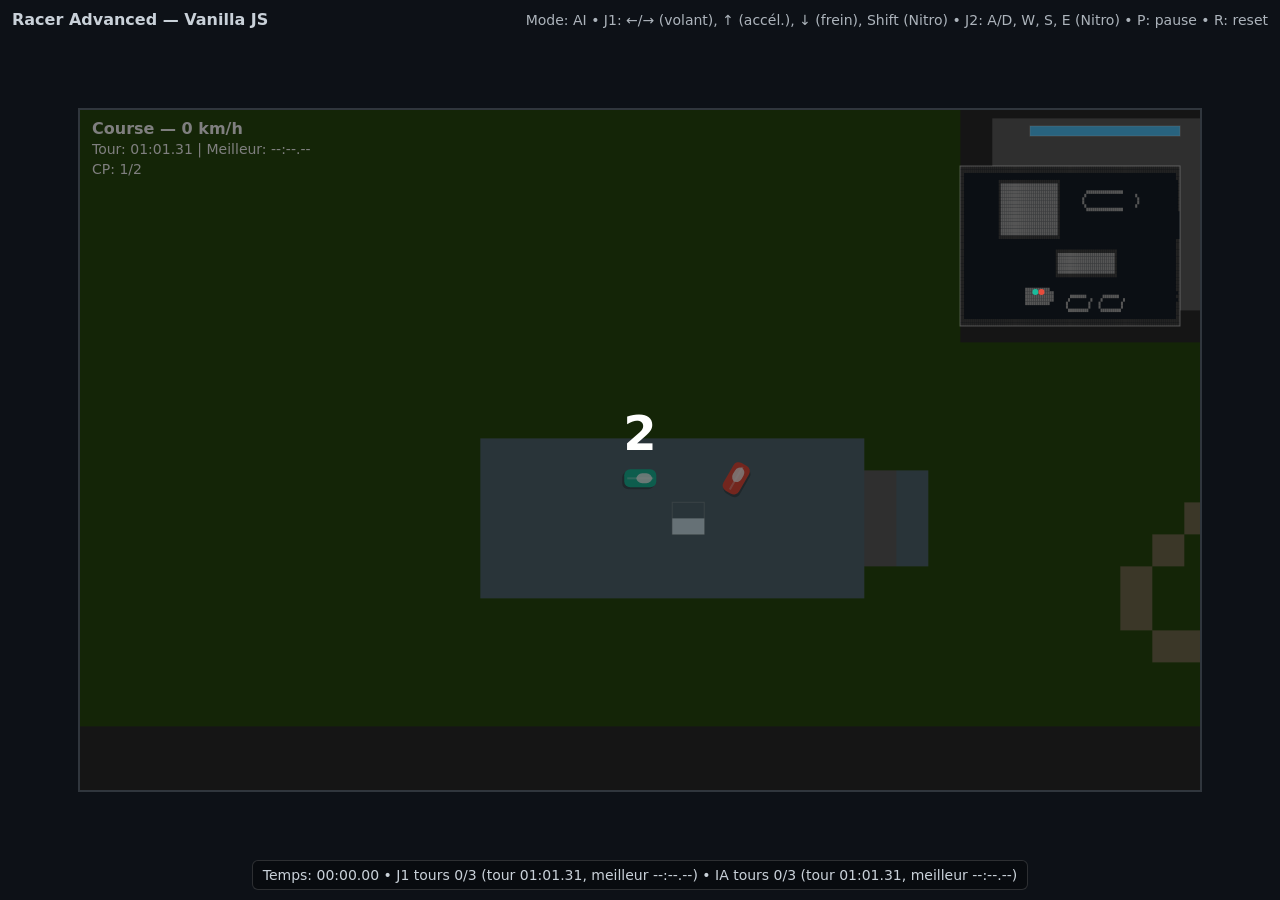
<file: Lab JS - Test Circuit ++/index.html>
<!DOCTYPE html>
<html lang="fr">
<head>
  <meta charset="UTF-8"/>
  <meta name="viewport" content="width=device-width, initial-scale=1"/>
  <title>Racer Advanced — Vanilla JS</title>
  <link rel="stylesheet" href="style.css">
</head>
<body>
  <div class="ui top">
    <div class="title">Racer Advanced — Vanilla JS</div>
    <div class="help">
      Mode: <span id="mode"></span> • J1: ←/→ (volant), ↑ (accél.), ↓ (frein), Shift (Nitro) • J2: A/D, W, S, E (Nitro) • P: pause • R: reset
    </div>
  </div>

  <canvas id="game" width="1120" height="680"></canvas>

  <div class="ui bottom">
    <div id="status"></div>
  </div>

  <script src="main.js"></script>
</body>
</html>
</file>
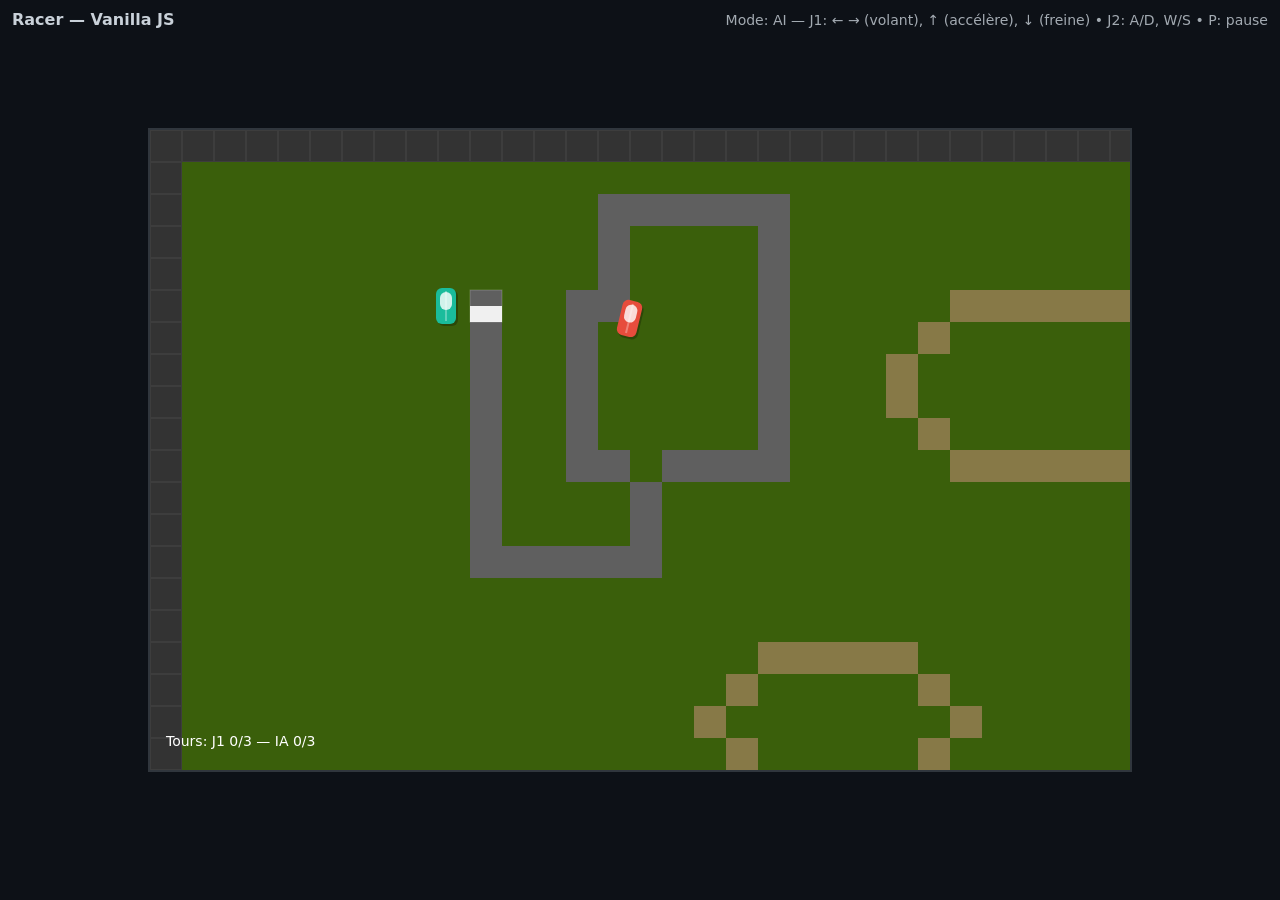
<file: Lab JS - Test Circuit/index.html>
<!DOCTYPE html>
<html lang="fr">
<head>
  <meta charset="UTF-8"/>
  <meta name="viewport" content="width=device-width, initial-scale=1"/>
  <title>Racer Vanilla JS</title>
  <link rel="stylesheet" href="style.css">
</head>
<body>
  <div class="ui">
    <div class="title">Racer — Vanilla JS</div>
    <div class="help">
      Mode: <span id="mode"></span> — 
      J1: ← → (volant), ↑ (accélère), ↓ (freine) • J2: A/D, W/S  • P: pause
    </div>
  </div>
  <canvas id="game" width="980" height="640"></canvas>
  <script src="main.js"></script>
</body>
</html>
</file>
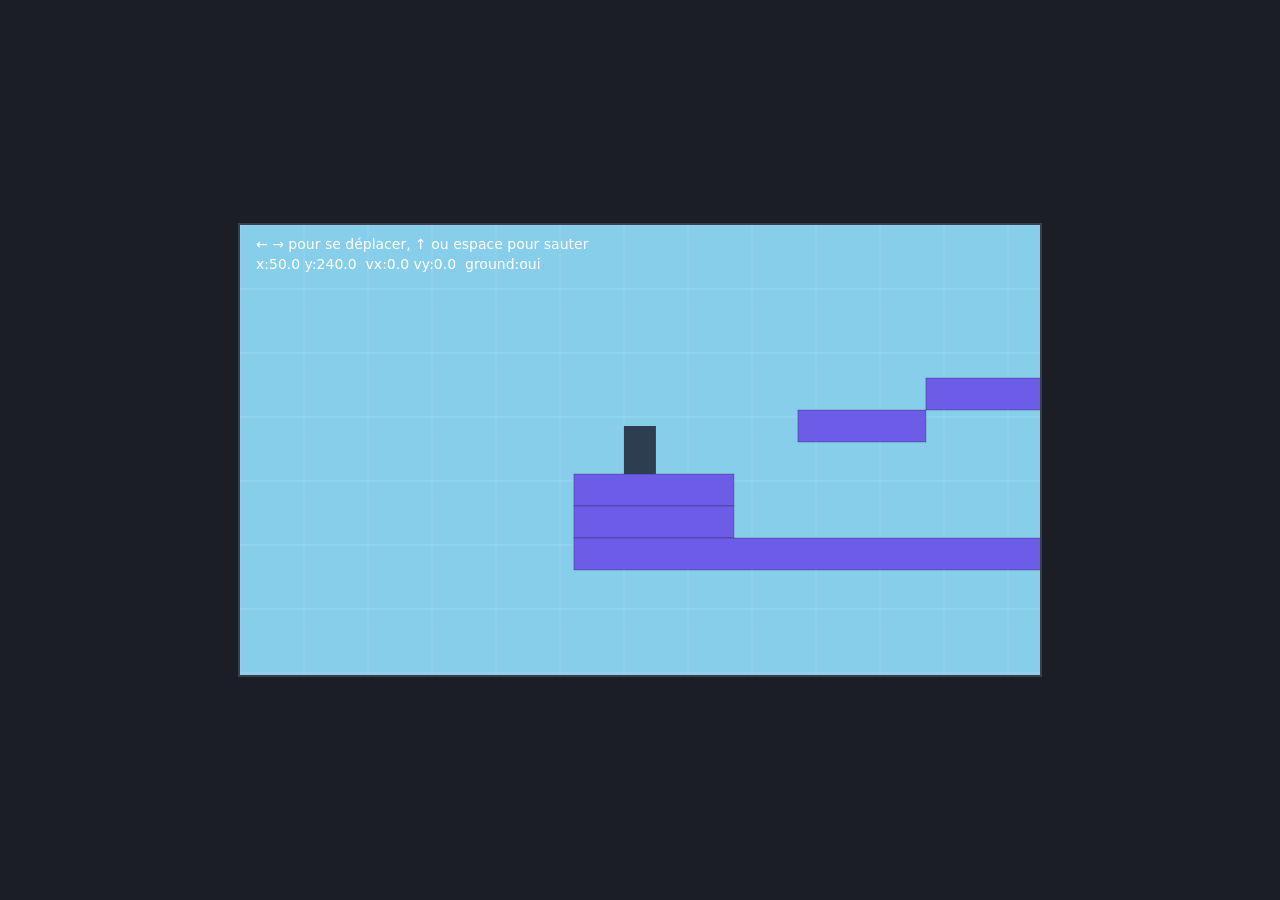
<file: Lab JS-Test Game Copilot/index.html>
<!DOCTYPE html>
<html lang="en">
<head>
    <meta charset="UTF-8">
    <meta name="viewport" content="width=device-width, initial-scale=1.0">
    <title>Game</title>
    <link rel="stylesheet" href="style.css">
</head>
<body>
    <canvas id="game"></canvas>

    <script src="main.js"></script>
</body>
</html>
</file>
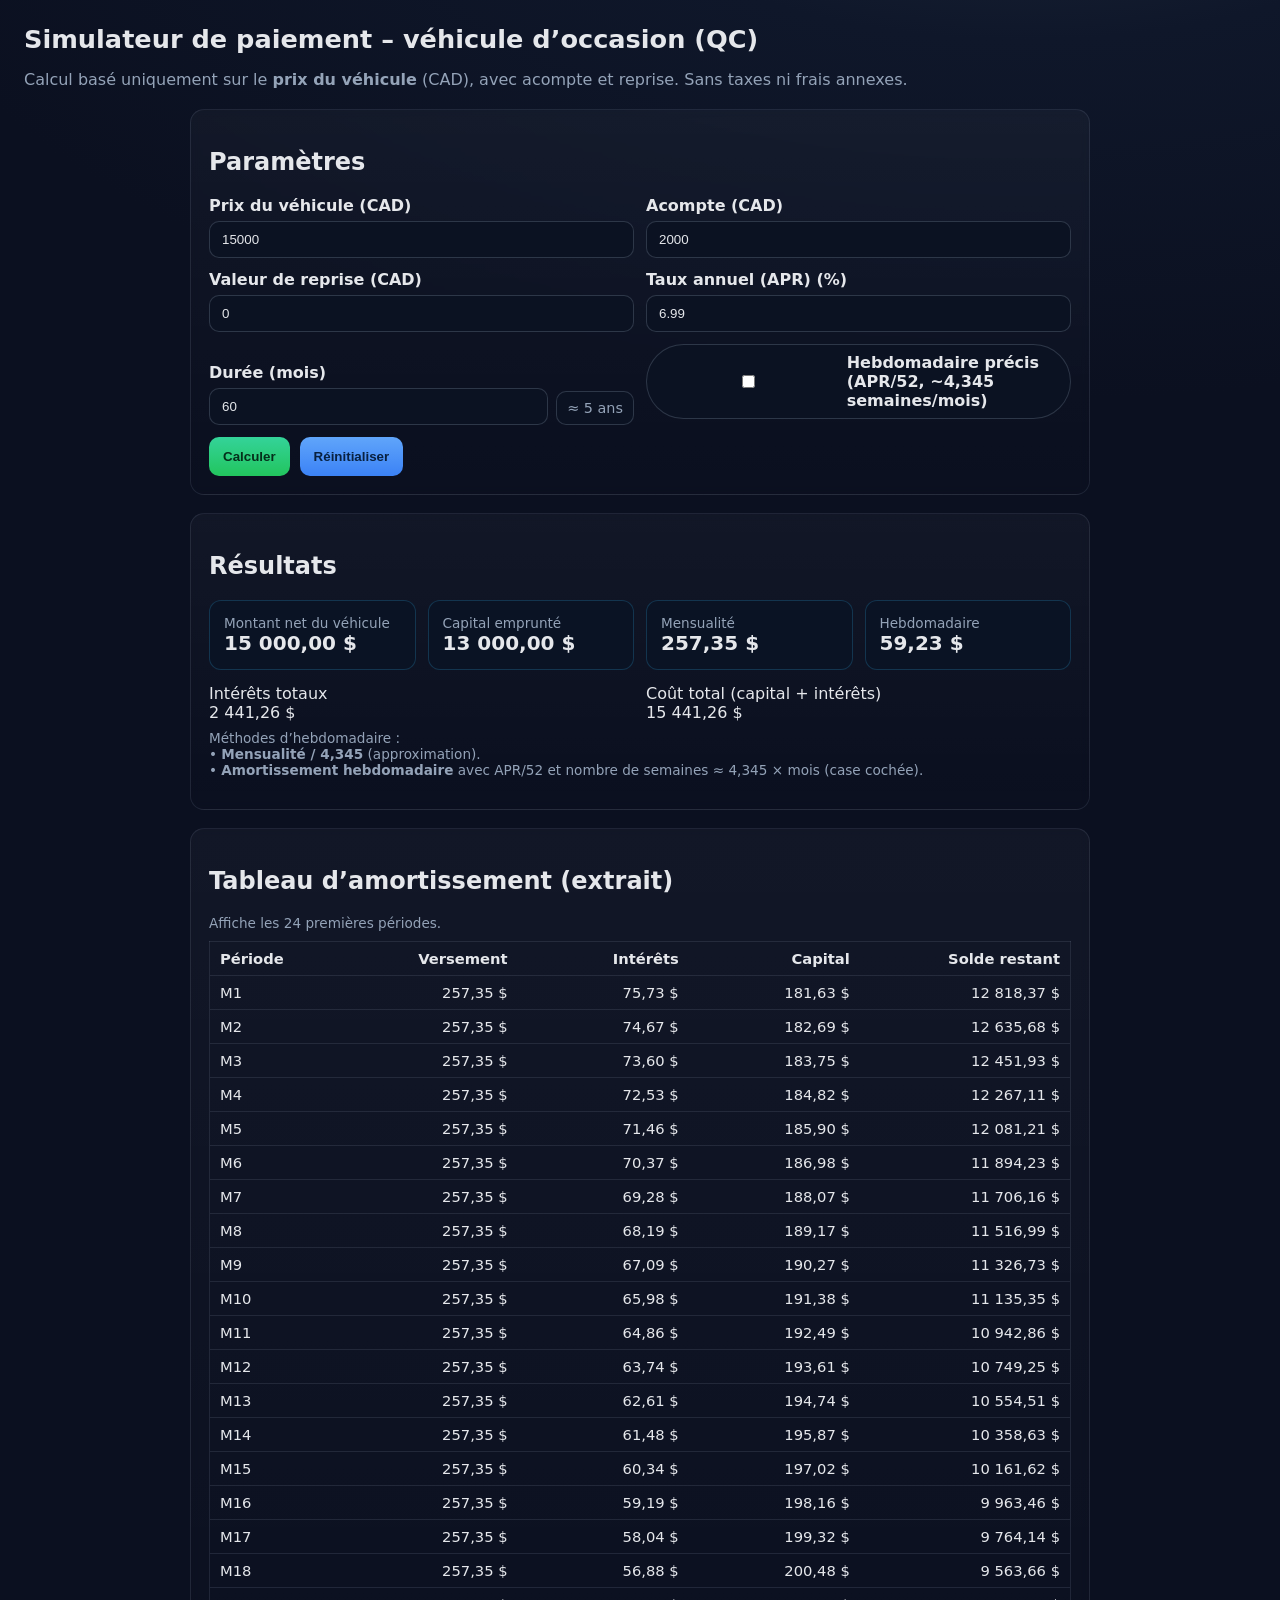
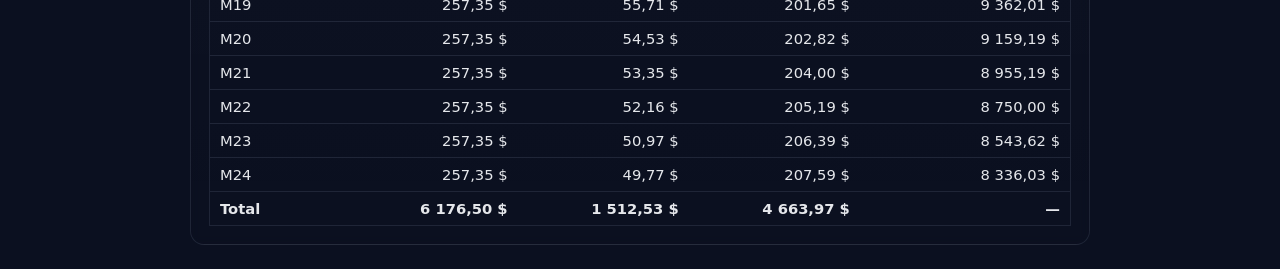
<file: Simulateur Paiements Auto/index.html>
<!DOCTYPE html>
<html lang="fr-CA">
<head>
  <meta charset="UTF-8" />
  <meta name="viewport" content="width=device-width, initial-scale=1" />
  <title>Simulateur de paiement – véhicule d’occasion (Québec)</title>
  <style>
    :root{
      --bg:#0f172a;
      --card:#111827;
      --text:#e5e7eb;
      --muted:#94a3b8;
      --primary:#22c55e;
      --accent:#38bdf8;
      --danger:#ef4444;
    }
    *{box-sizing:border-box}
    body{
      margin:0; padding:24px;
      font-family: system-ui, -apple-system, Segoe UI, Roboto, Ubuntu, "Helvetica Neue", Arial;
      background: radial-gradient(1200px 600px at 80% -200px, #1e293b 0%, var(--bg) 40%, #0b1020 100%);
      color:var(--text);
    }
    h1{font-size:1.6rem; margin:0 0 12px}
    .sub{color:var(--muted); margin-bottom:20px}
    .container{display:grid; gap:18px; grid-template-columns: 1fr; max-width:900px; margin:auto;}
    .card{
      background:linear-gradient(180deg, rgba(255,255,255,0.03), rgba(255,255,255,0.00));
      border:1px solid rgba(148,163,184,0.15);
      border-radius:14px; padding:18px;
      backdrop-filter: blur(4px);
    }
    .grid{ display:grid; gap:12px }
    @media(min-width:700px){ .grid.cols-2{ grid-template-columns: 1fr 1fr } }
    label{ display:block; font-weight:600; margin-bottom:6px }
    input{
      width:100%; padding:10px 12px; border-radius:10px; border:1px solid rgba(148,163,184,0.25);
      background:#0b1222; color:var(--text);
    }
    .row{ display:flex; gap:10px; align-items:center; flex-wrap:wrap; margin-top:12px }
    .btn{
      appearance:none; border:0; border-radius:10px; padding:12px 14px; color:#052e1b;
      background:linear-gradient(180deg, #34d399, #22c55e); font-weight:700; cursor:pointer;
    }
    .btn.secondary{ background:linear-gradient(180deg, #60a5fa, #3b82f6); color:#082140 }
    .error{ color:var(--danger); font-weight:600; margin-top:8px; display:none }
    .kpi{
      display:grid; grid-template-columns: repeat(2, 1fr); gap:12px;
    }
    @media(min-width:700px){ .kpi{ grid-template-columns: repeat(4, 1fr) } }
    .kpi .item{ background:#0a1324; border:1px solid rgba(56,189,248,0.2); padding:14px; border-radius:12px; }
    .kpi .label{ color:var(--muted); font-size:0.85rem }
    .kpi .value{ font-size:1.25rem; font-weight:700 }
    table{
      width:100%; border-collapse: collapse; margin-top:10px; font-size:0.92rem;
      border:1px solid rgba(148,163,184,0.15);
    }
    th, td{ padding:8px 10px; text-align:right; border-bottom:1px solid rgba(148,163,184,0.15) }
    th:first-child, td:first-child{ text-align:left }
    tfoot td{ font-weight:700 }
    .switch{
      display:inline-flex; align-items:center; gap:8px; padding:8px 10px; border:1px solid rgba(148,163,184,0.25);
      border-radius:999px; background:#0b1222; color:var(--text);
    }
    .footnote{ color:var(--muted); font-size:0.85rem; margin-top:8px }

    /* Ajout : petite étiquette pour les années à côté des mois */
    .inline-field{
      display:flex; align-items:flex-end; gap:8px;
    }
    .suffix{
      white-space:nowrap;
      color:var(--muted);
      font-size:0.9rem;
      padding:8px 10px;
      border:1px solid rgba(148,163,184,0.25);
      border-radius:10px;
      background:#0b1222;
    }
  </style>
</head>
<body>
  <header>
    <h1>Simulateur de paiement – véhicule d’occasion (QC)</h1>
    <p class="sub">Calcul basé uniquement sur le <strong>prix du véhicule</strong> (CAD), avec acompte et reprise. Sans taxes ni frais annexes.</p>
  </header>

  <div class="container">
    <!-- Formulaire -->
    <section class="card">
      <h2>Paramètres</h2>
      <div class="grid cols-2">
        <div>
          <label for="price">Prix du véhicule (CAD)</label>
          <input id="price" type="number" placeholder="ex. 15000" inputmode="decimal" value="15000" min="0" step="0.01">
        </div>
        <div>
          <label for="down">Acompte (CAD)</label>
          <input id="down" type="number" placeholder="ex. 2000" inputmode="decimal" value="2000" min="0" step="0.01">
        </div>

        <div>
          <label for="trade">Valeur de reprise (CAD)</label>
          <input id="trade" type="number" placeholder="ex. 0" inputmode="decimal" value="0" min="0" step="0.01">
        </div>
        <div>
          <label for="apr">Taux annuel (APR) (%)</label>
          <input id="apr" type="number" placeholder="ex. 6.99" inputmode="decimal" value="6.99" min="0" step="0.01">
        </div>

        <!-- Champ Durée avec correspondance en années -->
        <div class="inline-field">
          <div style="flex:1">
            <label for="months">Durée (mois)</label>
            <input id="months" type="number" placeholder="ex. 60" inputmode="numeric" value="60" min="1" step="1">
          </div>
          <div id="yearsSuffix" class="suffix">≈ 5,0 ans</div>
        </div>

        <div>
          <label class="switch">
            <input id="useWeeklyAmort" type="checkbox" />
            <span>Hebdomadaire précis (APR/52, ~4,345 semaines/mois)</span>
          </label>
        </div>
      </div>

      <div class="row">
        <button class="btn" id="calcBtn">Calculer</button>
        <button class="btn secondary" id="resetBtn">Réinitialiser</button>
      </div>
      <div id="error" class="error">Veuillez vérifier les valeurs (aucun montant négatif, durée ≥ 1).</div>
    </section>

    <!-- Résultats -->
    <section class="card">
      <h2>Résultats</h2>
      <div class="kpi">
        <div class="item">
          <div class="label">Montant net du véhicule</div>
          <div class="value" id="vehicleNet">—</div>
        </div>
        <div class="item">
          <div class="label">Capital emprunté</div>
          <div class="value" id="principal">—</div>
        </div>
        <div class="item">
          <div class="label">Mensualité</div>
          <div class="value" id="monthly">—</div>
        </div>
        <div class="item">
          <div class="label">Hebdomadaire</div>
          <div class="value" id="weekly">—</div>
        </div>
      </div>

      <div style="margin-top:14px" class="grid cols-2">
        <div>
          <div class="label">Intérêts totaux</div>
          <div class="value" id="totalInterest">—</div>
        </div>
        <div>
          <div class="label">Coût total (capital + intérêts)</div>
          <div class="value" id="totalCost">—</div>
        </div>
      </div>

      <p class="footnote">
        Méthodes d’hebdomadaire :
        <br>• <strong>Mensualité / 4,345</strong> (approximation).
        <br>• <strong>Amortissement hebdomadaire</strong> avec APR/52 et nombre de semaines ≈ 4,345 × mois (case cochée).
      </p>
    </section>

    <!-- Amortissement -->
    <section class="card">
      <h2>Tableau d’amortissement (extrait)</h2>
      <div class="footnote">Affiche les 24 premières périodes.</div>
      <table id="schedule">
        <thead>
          <tr>
            <th>Période</th>
            <th>Versement</th>
            <th>Intérêts</th>
            <th>Capital</th>
            <th>Solde restant</th>
          </tr>
        </thead>
        <tbody></tbody>
        <tfoot>
          <tr>
            <td>Total</td>
            <td id="sumPayment">—</td>
            <td id="sumInterest">—</td>
            <td id="sumPrincipal">—</td>
            <td>—</td>
          </tr>
        </tfoot>
      </table>
    </section>
  </div>

  <script>
    // Format en dollars canadiens (fr-CA)
    const fmt = (n) => isFinite(n) ? n.toLocaleString('fr-CA', { style: 'currency', currency: 'CAD' }) : '—';
    const safeNum = (v) => {
      const n = Number(v);
      return isFinite(n) ? n : NaN;
    };

    // Met à jour la correspondance mois -> années dans l'étiquette à côté
    function updateYearsSuffix() {
      const months = safeNum(document.getElementById('months').value);
      const el = document.getElementById('yearsSuffix');
      if (isNaN(months) || months <= 0) {
        el.textContent = '—';
        return;
      }
      const years = months / 12;
      // Affichage avec une décimale (ex. 5,0 ans) en locale fr-CA
      el.textContent = `≈ ${years.toLocaleString('fr-CA', { maximumFractionDigits: 1 })} ans`;
    }

    function calc() {
      const price = safeNum(document.getElementById('price').value);
      const down = safeNum(document.getElementById('down').value);
      const trade = safeNum(document.getElementById('trade').value);
      const apr = safeNum(document.getElementById('apr').value) / 100;
      const months = safeNum(document.getElementById('months').value);
      const weeklyMode = document.getElementById('useWeeklyAmort').checked;

      const errorEl = document.getElementById('error');
      errorEl.style.display = 'none';

      // Validation basique
      if ([price, down, trade, apr, months].some(v => isNaN(v) || v < 0) || months < 1) {
        errorEl.style.display = 'block';
        updateYearsSuffix(); // garde l'étiquette en cohérence
        return;
      }

      // Montant net du véhicule (sans taxes/frais)
      const vehicleNet = Math.max(price - trade, 0);

      // Capital à financer après acompte
      let principal = Math.max(vehicleNet - down, 0);

      // Si taux 0 % : paiement = principal / mois
      let monthlyPayment, totalInterest, totalCost;
      if (apr === 0) {
        monthlyPayment = months > 0 ? principal / months : principal;
        totalInterest = 0;
        totalCost = principal;
      } else {
        const i_m = apr / 12; // taux mensuel
        monthlyPayment = principal * i_m / (1 - Math.pow(1 + i_m, -months));
        totalCost = monthlyPayment * months;
        totalInterest = totalCost - principal;
      }

      // Paiement hebdomadaire
      const weeklyPaymentSimple = monthlyPayment / 4.345; // moyenne de semaines/mois
      let weeklyPaymentAmort, weeksCount;
      if (apr === 0) {
        weeksCount = Math.round(months * 4.345);
        weeklyPaymentAmort = weeksCount > 0 ? principal / weeksCount : principal;
      } else {
        const i_w = apr / 52;
        weeksCount = Math.round(months * 4.345);
        weeklyPaymentAmort = principal * i_w / (1 - Math.pow(1 + i_w, -weeksCount));
      }
      const weeklyToShow = weeklyMode ? weeklyPaymentAmort : weeklyPaymentSimple;

      // Mise à jour des KPI
      document.getElementById('vehicleNet').textContent = fmt(vehicleNet);
      document.getElementById('principal').textContent = fmt(principal);
      document.getElementById('monthly').textContent = fmt(monthlyPayment);
      document.getElementById('weekly').textContent = fmt(weeklyToShow);
      document.getElementById('totalInterest').textContent = fmt(totalInterest);
      document.getElementById('totalCost').textContent = fmt(principal + totalInterest);

      // Tableau d’amortissement – 24 lignes
      const tbody = document.querySelector('#schedule tbody');
      tbody.innerHTML = '';
      let sumPay = 0, sumInt = 0, sumPrin = 0;

      const periodsToShow = 24;
      if (!weeklyMode) {
        // Amortissement mensuel
        let balance = principal;
        const i_m = apr / 12;
        for (let p = 1; p <= Math.min(months, periodsToShow); p++) {
          const interest = apr === 0 ? 0 : balance * i_m;
          const principalPart = monthlyPayment - interest;
          balance = Math.max(balance - principalPart, 0);

          const tr = document.createElement('tr');
          tr.innerHTML = `
            <td>M${p}</td>
            <td>${fmt(monthlyPayment)}</td>
            <td>${fmt(interest)}</td>
            <td>${fmt(principalPart)}</td>
            <td>${fmt(balance)}</td>
          `;
          tbody.appendChild(tr);
          sumPay += monthlyPayment; sumInt += interest; sumPrin += principalPart;
        }
      } else {
        // Amortissement hebdomadaire
        let balance = principal;
        const i_w = apr / 52;
        const pay = weeklyPaymentAmort;
        const maxRows = Math.min(weeksCount, periodsToShow);
        for (let p = 1; p <= maxRows; p++) {
          const interest = apr === 0 ? 0 : balance * i_w;
          const principalPart = pay - interest;
          balance = Math.max(balance - principalPart, 0);

          const tr = document.createElement('tr');
          tr.innerHTML = `
            <td>W${p}</td>
            <td>${fmt(pay)}</td>
            <td>${fmt(interest)}</td>
            <td>${fmt(principalPart)}</td>
            <td>${fmt(balance)}</td>
          `;
          tbody.appendChild(tr);
          sumPay += pay; sumInt += interest; sumPrin += principalPart;
        }
      }
      document.getElementById('sumPayment').textContent = fmt(sumPay);
      document.getElementById('sumInterest').textContent = fmt(sumInt);
      document.getElementById('sumPrincipal').textContent = fmt(sumPrin);

      // Mettre à jour l'étiquette années
      updateYearsSuffix();
    }

    // Événements
    document.getElementById('calcBtn').addEventListener('click', calc);
    document.getElementById('resetBtn').addEventListener('click', () => {
      document.getElementById('price').value = 15000;
      document.getElementById('down').value = 2000;
      document.getElementById('trade').value = 0;
      document.getElementById('apr').value = 6.99;
      document.getElementById('months').value = 60;
      document.getElementById('useWeeklyAmort').checked = false;
      document.getElementById('error').style.display = 'none';
      updateYearsSuffix();
      calc();
    });

    // Mise à jour en temps réel quand l'utilisateur tape dans "mois"
    document.getElementById('months').addEventListener('input', updateYearsSuffix);

    // Calcul & étiquette initiale
    updateYearsSuffix();
    calc();
  </script>
</body>
</html>
</file>
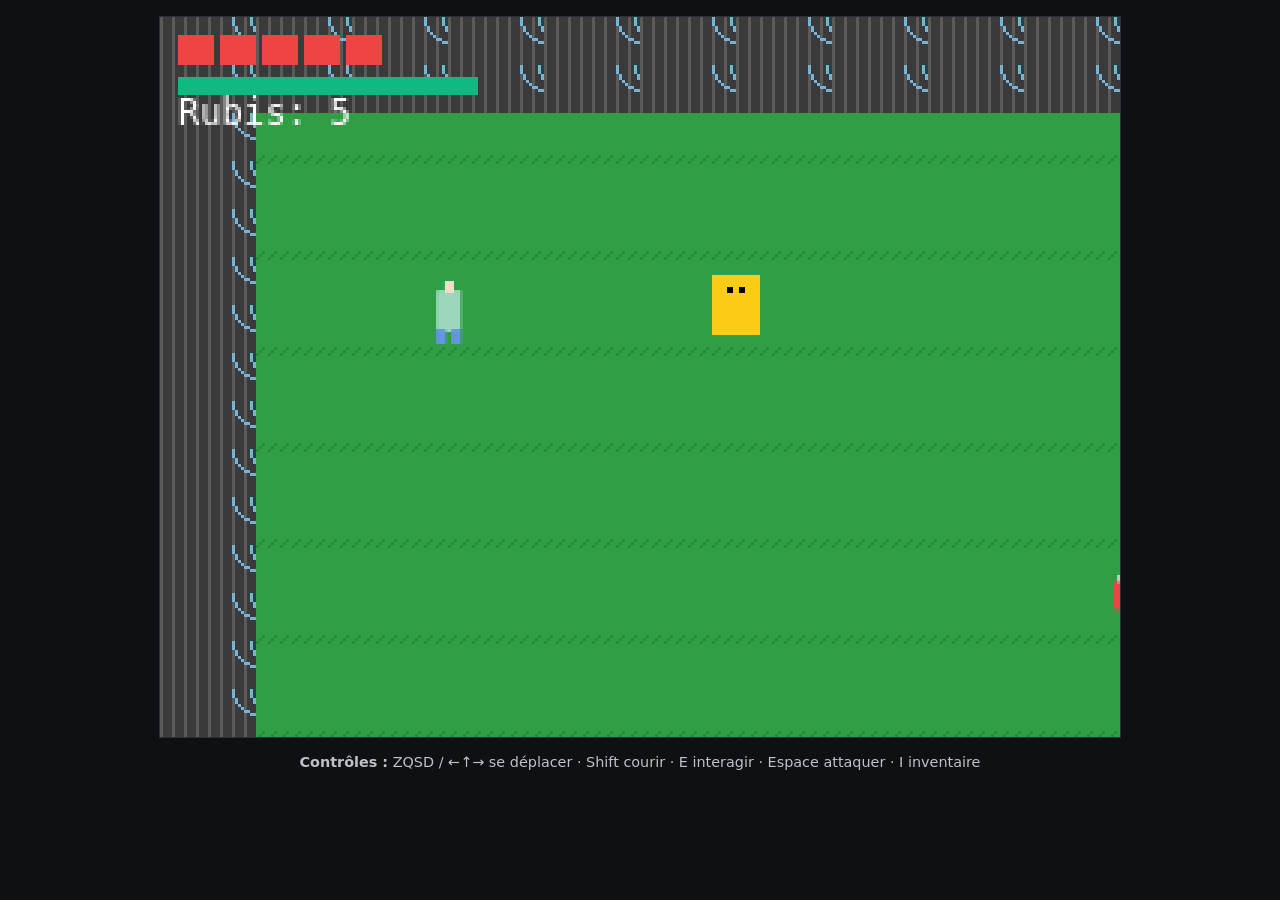
<file: Lab JS - Zelda like/zelda-like-32px/index.html>
<!doctype html>
<html lang="fr">
<head>
  <meta charset="utf-8" />
  <title>Zelda-like (JS ES Modules, 32px)</title>
  <meta name="viewport" content="width=device-width, initial-scale=1" />
  <link rel="stylesheet" href="./styles.css" />
</head>
<body>
  <div id="ui">
    <div id="preload">
      <div id="bar"></div>
      <span id="pct">0%</span>
    </div>
    <canvas id="game" width="320" height="240"></canvas>
  </div>
  <div id="help">
    <b>Contrôles :</b> ZQSD / ←↑→ se déplacer · Shift courir · E interagir · Espace attaquer · I inventaire
  </div>
  <script type="module" src="./src/main.js"></script>
</body>
</html>
</file>
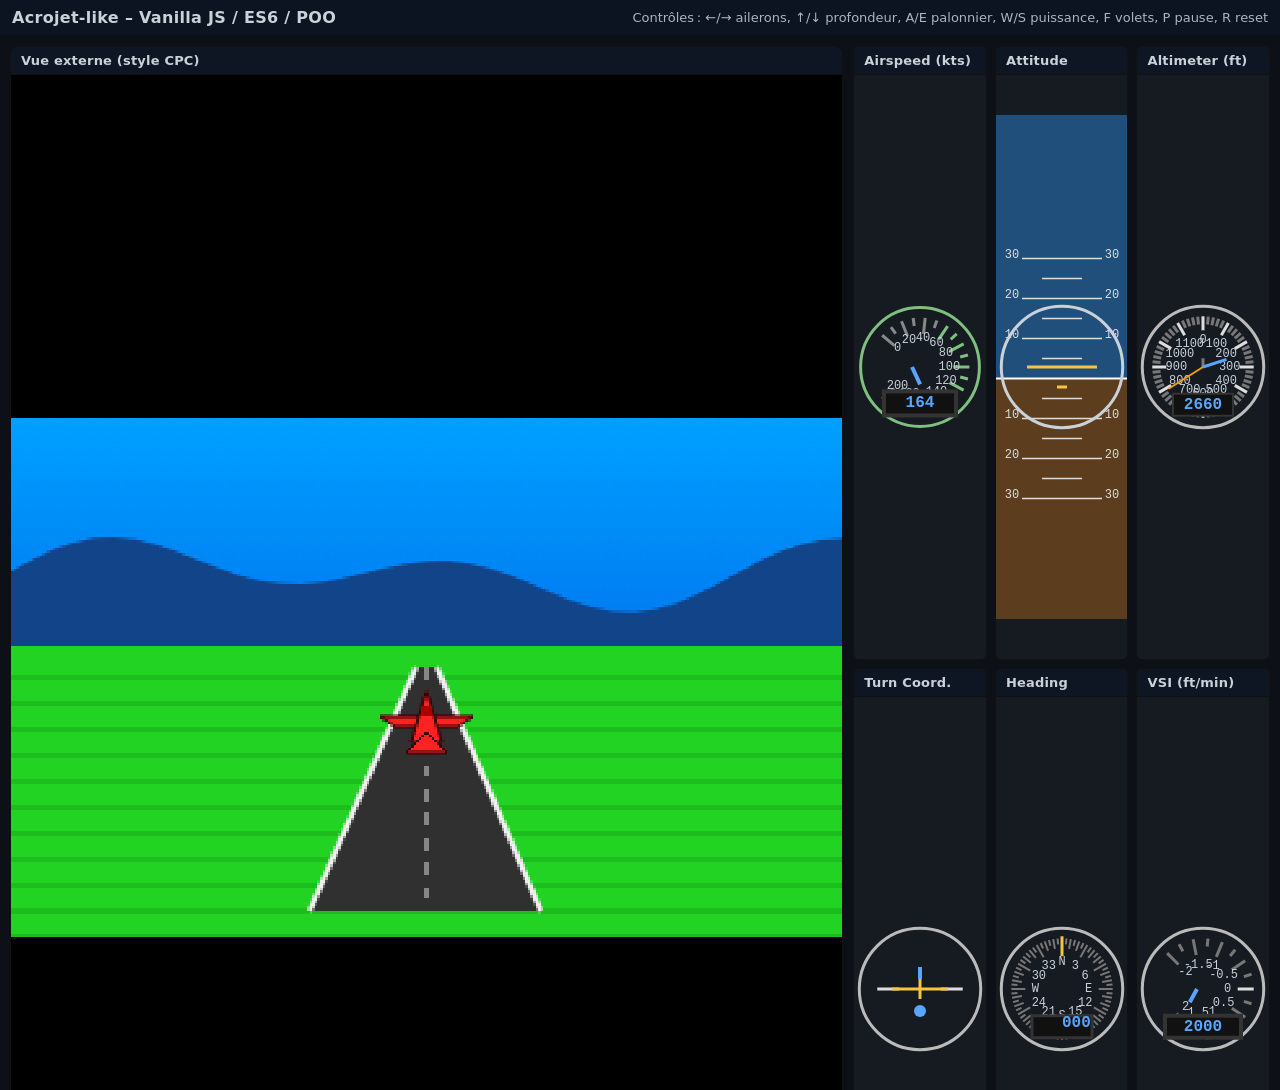
<file: acrojet-like.html>
<!doctype html>
<html lang="fr">
<head>
<meta charset="utf-8" />
<meta name="viewport" content="width=device-width, initial-scale=1" />
<title>Acrojet-like – Simulateur ES6 Vanilla</title>
<style>
  :root{
    --bg:#0d1117; --fg:#c9d1d9; --panel:#161b22; --accent:#58a6ff; --warn:#f39c12;
  }
  html,body {margin:0; height:100%; background:var(--bg); color:var(--fg); font-family:system-ui,Segoe UI,Roboto,Arial,sans-serif;}
  #hud {display:flex; flex-direction:column; height:100%; }
  header {padding:8px 12px; background:#0b1420; border-bottom:1px solid #111; display:flex; justify-content:space-between; align-items:center;}
  header .title {font-weight:700; letter-spacing:.3px;}
  header .help {font-size:13px; opacity:.85}
  #main {display:grid; grid-template-columns: 2fr 1fr; gap:10px; padding:10px; height:calc(100% - 48px);}
  #view {background:#000; border:1px solid #111; border-radius:6px; position:relative; overflow:hidden;}
  #panel {display:grid; grid-template-columns: repeat(3,1fr); grid-auto-rows:1fr; gap:8px;}
  canvas.gauge, #outside {width:100%; height:100%;}
  .card {background:var(--panel); border:1px solid #111; border-radius:6px; overflow:hidden; display:flex; flex-direction:column;}
  .card h3 {margin:0; padding:6px 10px; font-size:13px; letter-spacing:.2px; background:#0f1623; border-bottom:1px solid #111;}
  .gauge-wrap {flex:1; display:flex; align-items:center; justify-content:center; padding:8px;}
  .legend {position:absolute; left:10px; bottom:10px; font-size:12px; background:rgba(0,0,0,.4); padding:6px 8px; border-radius:4px;}
  .tag {display:inline-block; margin-right:8px;}
  .tag b {color:var(--accent)}
  #panel .card .gauge-wrap {aspect-ratio:1 / 1;}
  /* Vue externe : pixel art */
  #outside { image-rendering: pixelated; background:#000; }
  @media (max-width: 980px){
    #main {grid-template-columns: 1fr; grid-template-rows: 1fr 1fr;}
  }
</style>
</head>
<body>
<div id="hud">
  <header>
    <div class="title">Acrojet-like – Vanilla JS / ES6 / POO</div>
    <div class="help">Contrôles : ←/→ ailerons, ↑/↓ profondeur, A/E palonnier, W/S puissance, F volets, P pause, R reset</div>
  </header>
  <div id="main">
    <div id="view" class="card">
      <h3>Vue externe (style CPC)</h3>
      <div class="gauge-wrap"><canvas id="outside"></canvas></div>
      <div class="legend" id="legend"></div>
    </div>
    <div id="panel">
      <div class="card"><h3>Airspeed (kts)</h3><div class="gauge-wrap"><canvas id="asi" class="gauge"></canvas></div></div>
      <div class="card"><h3>Attitude</h3><div class="gauge-wrap"><canvas id="att" class="gauge"></canvas></div></div>
      <div class="card"><h3>Altimeter (ft)</h3><div class="gauge-wrap"><canvas id="alt" class="gauge"></canvas></div></div>
      <div class="card"><h3>Turn Coord.</h3><div class="gauge-wrap"><canvas id="turn" class="gauge"></canvas></div></div>
      <div class="card"><h3>Heading</h3><div class="gauge-wrap"><canvas id="hdg" class="gauge"></canvas></div></div>
      <div class="card"><h3>VSI (ft/min)</h3><div class="gauge-wrap"><canvas id="vsi" class="gauge"></canvas></div></div>
    </div>
  </div>
</div>

<script>
/* ============================================================
   Utilitaires Canvas / Maths
   ============================================================ */
function setupHiDPICanvas(canvas){
  const parent = canvas.parentElement;
  const w = Math.floor(parent.clientWidth);
  const h = Math.floor(parent.clientHeight);
  const dpr = Math.max(1, window.devicePixelRatio || 1);
  canvas.width = Math.max(1, w * dpr);
  canvas.height = Math.max(1, h * dpr);
  canvas.style.width = w + 'px';
  canvas.style.height = h + 'px';
  const ctx = canvas.getContext('2d');
  ctx.setTransform(dpr, 0, 0, dpr, 0, 0);
  return ctx;
}
const DEG = Math.PI/180;
const RAD2DEG = 180/Math.PI;
const clamp = (v, a, b) => Math.max(a, Math.min(b, v));
const lerp = (a,b,t)=> a + (b-a)*t;
const kn = (ms)=> ms * 1.943844;
const ft = (m)=> m * 3.28084;
const fpm = (ms)=> ms * 196.850394;
const wrapAngle = (ang)=> {
  while(ang < -Math.PI) ang += 2*Math.PI;
  while(ang >  Math.PI) ang -= 2*Math.PI;
  return ang;
};

/* ============================================================
   Modèle avion (POO / ES6)
   ============================================================ */
class Aircraft {
  constructor(){
    this.v = 70;                // m/s
    this.alt = 800;             // m
    this.vs = 0;                // m/s
    this.x = 0; this.y = 0;
    this.roll = 0;
    this.pitch = 0.05;
    this.yaw = 0;
    this.p = 0; this.q = 0; this.r = 0;

    this.cmd = { aileron:0, elevator:0, rudder:0, throttle:0.7, flaps:0 };
    this.ctrl = { aileron:0, elevator:0, rudder:0, throttle:0.7, flaps:0 };

    this.m = 950; this.S = 13.5; this.CL0 = 0.25; this.CLα = 5.0;
    this.CD0 = 0.028; this.k = 0.045; this.Tmax = 18000; this.g = 9.81;

    this.maxRoll = 80*DEG; this.maxPitch = 45*DEG; this.maxR = 2.5;
    this.rollResp = 4.0; this.pitchResp = 3.0; this.yawResp = 2.0; this.ctrlSlew = 5.0;
    this.rollDamp = 2.5; this.pitchDamp = 2.2; this.yawDamp = 2.0;
  }
  airDensity(){ return 1.225 * Math.exp(-this.alt / 8500); }
  update(dt){
    // Lissage commandes
    const s = clamp(this.ctrlSlew*dt, 0, 1);
    for(const k of ['aileron','elevator','rudder','throttle']) this.ctrl[k] = lerp(this.ctrl[k], this.cmd[k], s);

    const rho = this.airDensity(), qdyn = 0.5 * rho * this.v * this.v;
    const alpha = this.pitch;
    const flapsCL = this.ctrl.flaps ? 0.5 : 0.0;
    const flapsCD = this.ctrl.flaps ? 0.06 : 0.0;
    const CL = this.CL0 + flapsCL + this.CLα * alpha;
    const CD = this.CD0 + flapsCD + this.k * CL * CL;
    const L = qdyn * this.S * CL, D = qdyn * this.S * CD, T = this.Tmax * clamp(this.ctrl.throttle, 0, 1);

    // Angulaire
    const p_dot = this.rollResp  * clamp(this.ctrl.aileron, -1, 1) - this.rollDamp * this.p;
    const q_dot = this.pitchResp * clamp(this.ctrl.elevator, -1, 1) - this.pitchDamp * this.q;
    const r_cmd = this.yawResp   * clamp(this.ctrl.rudder,  -1, 1) - this.yawDamp  * this.r;
    this.p += p_dot * dt; this.q += q_dot * dt; this.r += r_cmd * dt;
    this.roll  = clamp(this.roll + this.p * dt, -this.maxRoll, this.maxRoll);
    this.pitch = clamp(this.pitch + this.q * dt, -this.maxPitch, this.maxPitch);
    this.yaw   = wrapAngle(this.yaw + this.r * dt);

    // Translation
    const v_dot = (T - D)/this.m - this.g * Math.sin(this.pitch);
    this.v = Math.max(15, this.v + v_dot * dt);
    const az = (L * Math.cos(this.roll) - this.m * this.g) / this.m;
    this.vs += az * dt;
    this.alt = Math.max(0, this.alt + this.vs * dt);

    // Virage coordonné approx
    const turnRate = this.v > 5 ? this.g * Math.tan(this.roll) / this.v : 0;
    this.yaw = wrapAngle(this.yaw + turnRate * dt);

    // Avance sol
    const vh = this.v * Math.cos(this.pitch);
    this.x += vh * Math.cos(this.yaw) * dt;
    this.y += vh * Math.sin(this.yaw) * dt;

    // Roulement au sol
    if(this.alt <= 0){
      this.alt = 0; if(this.vs < 0) this.vs = 0; this.v *= 0.998;
    }
  }
}

/* ============================================================
   Instruments (identiques à la version précédente)
   ============================================================ */
class Instrument { constructor(canvas){ this.canvas=canvas; this.ctx=setupHiDPICanvas(canvas); window.addEventListener('resize', ()=> this.ctx = setupHiDPICanvas(canvas)); } clear(){ const {ctx, canvas}=this; ctx.clearRect(0,0,canvas.clientWidth, canvas.clientHeight);} draw(){} }

class AirspeedIndicator extends Instrument {
  draw(state){
    const ctx=this.ctx, cw=this.canvas.clientWidth, ch=this.canvas.clientHeight;
    this.clear();
    const r = Math.min(cw, ch)*0.45, cx=cw/2, cy=ch/2;
    ctx.save(); ctx.translate(cx,cy);
    ctx.strokeStyle = '#7fbf7f'; ctx.lineWidth=3; ctx.beginPath(); ctx.arc(0,0,r,0,Math.PI*2); ctx.stroke();
    const vKts = clamp(kn(state.v), 0, 220);
    const min=0, max=200, start=-140*DEG, end=140*DEG;
    for(let k=min; k<=max; k+=10){
      const t=(k-min)/(max-min), ang=start+t*(end-start), len=(k%20===0)?16:8;
      ctx.beginPath(); ctx.moveTo((r-10)*Math.cos(ang),(r-10)*Math.sin(ang));
      ctx.lineTo((r-10-len)*Math.cos(ang),(r-10-len)*Math.sin(ang));
      ctx.strokeStyle=(k>=60&&k<=160)?'#7fbf7f':'#888'; ctx.stroke();
      if(k%20===0){ ctx.fillStyle='#c9d1d9'; ctx.font='12px monospace'; ctx.textAlign='center'; ctx.textBaseline='middle'; ctx.fillText(k.toString(), (r-30)*Math.cos(ang),(r-30)*Math.sin(ang));}
    }
    const t=(vKts-min)/(max-min), a=start+t*(end-start);
    ctx.strokeStyle='#58a6ff'; ctx.lineWidth=4; ctx.beginPath(); ctx.moveTo(-8,0); ctx.lineTo((r-42)*Math.cos(a),(r-42)*Math.sin(a)); ctx.stroke();
    ctx.fillStyle='#111'; ctx.fillRect(-36, r-35, 72, 24);
    ctx.strokeStyle='#333'; ctx.strokeRect(-36, r-35, 72, 24);
    ctx.fillStyle='#58a6ff'; ctx.font='bold 16px monospace'; ctx.textAlign='center'; ctx.textBaseline='middle';
    ctx.fillText(Math.round(vKts).toString().padStart(3,' '), 0, r-23);
    ctx.restore();
  }
}
class AttitudeIndicator extends Instrument {
  draw(state){
    const ctx=this.ctx, cw=this.canvas.clientWidth, ch=this.canvas.clientHeight;
    this.clear();
    const r=Math.min(cw,ch)*0.46, cx=cw/2, cy=ch/2;
    ctx.save(); ctx.translate(cx,cy);
    ctx.save(); ctx.rotate(state.roll);
    const pitchPx = state.pitch * RAD2DEG * 4.0;
    ctx.translate(0, pitchPx);
    ctx.fillStyle='#1f4f7a'; ctx.fillRect(-cw, -ch*2, cw*2, ch*2);
    ctx.fillStyle='#5c3d1e'; ctx.fillRect(-cw, 0, cw*2, ch*2);
    ctx.strokeStyle='#ffffff'; ctx.lineWidth=2; ctx.beginPath(); ctx.moveTo(-cw,0); ctx.lineTo(cw,0); ctx.stroke();
    ctx.strokeStyle='#ddd'; ctx.lineWidth=1.5; ctx.fillStyle='#ddd'; ctx.font='12px monospace'; ctx.textAlign='center';
    for(let deg=-30; deg<=30; deg+=5){
      if(deg===0) continue;
      const y = -(deg * 4.0), len = (deg%10===0)? 40 : 20;
      ctx.beginPath(); ctx.moveTo(-len,y); ctx.lineTo(len,y); ctx.stroke();
      if(deg%10===0){ ctx.fillText(Math.abs(deg).toString(), -len-10, y); ctx.fillText(Math.abs(deg).toString(), len+10, y); }
    }
    ctx.restore();
    ctx.strokeStyle='#c9d1d9'; ctx.lineWidth=3; ctx.beginPath(); ctx.arc(0,0,r,0,Math.PI*2); ctx.stroke();
    ctx.strokeStyle='#f5c542'; ctx.lineWidth=3; ctx.beginPath(); ctx.moveTo(-35,0); ctx.lineTo(35,0); ctx.stroke();
    ctx.beginPath(); ctx.moveTo(-5,20); ctx.lineTo(5,20); ctx.stroke();
    ctx.restore();
  }
}
class Altimeter extends Instrument {
  draw(state){
    const ctx=this.ctx, cw=this.canvas.clientWidth, ch=this.canvas.clientHeight;
    this.clear();
    const r=Math.min(cw,ch)*0.46, cx=cw/2, cy=ch/2; const altFt=Math.max(0, ft(state.alt));
    ctx.save(); ctx.translate(cx,cy);
    ctx.strokeStyle='#bbb'; ctx.lineWidth=3; ctx.beginPath(); ctx.arc(0,0,r,0,Math.PI*2); ctx.stroke();
    for(let k=0;k<60;k++){
      const ang=-Math.PI/2 + k*(Math.PI*2/60), len=(k%5===0)?14:8;
      ctx.beginPath(); ctx.moveTo((r-10)*Math.cos(ang),(r-10)*Math.sin(ang));
      ctx.lineTo((r-10-len)*Math.cos(ang),(r-10-len)*Math.sin(ang));
      ctx.strokeStyle=(k%5===0)?'#ddd':'#777'; ctx.stroke();
    }
    ctx.fillStyle='#c9d1d9'; ctx.font='12px monospace'; ctx.textAlign='center'; ctx.textBaseline='middle';
    for(let i=0;i<12;i++){ const ang=-Math.PI/2 + i*(Math.PI*2/12); const label=(i===0)?'0':(i*100).toString(); ctx.fillText(label,(r-34)*Math.cos(ang),(r-34)*Math.sin(ang));}
    const a100  = -Math.PI/2 + (altFt%1000) / 1000 * Math.PI*2;
    const a1000 = -Math.PI/2 + (Math.floor(altFt/1000)%10) / 10 * Math.PI*2;
    const a10k  = -Math.PI/2 + (Math.floor(altFt/10000)%10) / 10 * Math.PI*2;
    const drawHand=(ang,len,col,w)=>{ctx.strokeStyle=col; ctx.lineWidth=w; ctx.beginPath(); ctx.moveTo(0,0); ctx.lineTo((r-len)*Math.cos(ang),(r-len)*Math.sin(ang)); ctx.stroke();};
    drawHand(a10k,52,'#777',3); drawHand(a1000,36,'#58a6ff',3); drawHand(a100,20,'#f39c12',2);
    ctx.fillStyle='#111'; ctx.fillRect(-30, r-34, 60, 22); ctx.strokeStyle='#333'; ctx.strokeRect(-30, r-34, 60, 22);
    ctx.fillStyle='#58a6ff'; ctx.font='bold 16px monospace'; ctx.fillText(Math.round(altFt).toString(), 0, r-23);
    ctx.restore();
  }
}
class TurnCoordinator extends Instrument {
  draw(state){
    const ctx=this.ctx, cw=this.canvas.clientWidth, ch=this.canvas.clientHeight;
    this.clear();
    const r=Math.min(cw,ch)*0.46, cx=cw/2, cy=ch/2;
    ctx.save(); ctx.translate(cx,cy);
    ctx.strokeStyle='#bbb'; ctx.lineWidth=3; ctx.beginPath(); ctx.arc(0,0,r,0,Math.PI*2); ctx.stroke();
    ctx.strokeStyle='#ddd'; ctx.beginPath(); ctx.moveTo(-r+18,0); ctx.lineTo(-r+40,0); ctx.moveTo(r-18,0); ctx.lineTo(r-40,0); ctx.stroke();
    ctx.strokeStyle='#f5c542'; ctx.lineWidth=3; ctx.beginPath(); ctx.moveTo(-28,0); ctx.lineTo(28,0); ctx.moveTo(0,-10); ctx.lineTo(0,10); ctx.stroke();
    const slip = clamp(state.r*8 - Math.sin(state.roll)*2, -1.5, 1.5);
    ctx.fillStyle='#58a6ff'; ctx.beginPath(); ctx.arc(slip*20, 22, 6, 0, Math.PI*2); ctx.fill();
    const bank = clamp(state.roll / (30*DEG), -1, 1);
    ctx.strokeStyle='#58a6ff'; ctx.lineWidth=4; ctx.beginPath(); ctx.moveTo(-bank*30, -10); ctx.lineTo(-bank*50, -22); ctx.stroke();
    ctx.restore();
  }
}
class HeadingIndicator extends Instrument {
  draw(state){
    const ctx=this.ctx, cw=this.canvas.clientWidth, ch=this.canvas.clientHeight;
    this.clear();
    const r=Math.min(cw,ch)*0.46, cx=cw/2, cy=ch/2;
    ctx.save(); ctx.translate(cx,cy);
    ctx.strokeStyle='#bbb'; ctx.lineWidth=3; ctx.beginPath(); ctx.arc(0,0,r,0,Math.PI*2); ctx.stroke();
    ctx.save(); ctx.rotate(-state.yaw);
    ctx.fillStyle='#c9d1d9'; ctx.strokeStyle='#777'; ctx.lineWidth=2;
    ctx.font='12px monospace'; ctx.textAlign='center'; ctx.textBaseline='middle';
    for(let deg=0; deg<360; deg+=5){
      const ang=deg*DEG - Math.PI/2, len=(deg%30===0)?14:(deg%10===0?10:6);
      ctx.beginPath();
      ctx.moveTo((r-10)*Math.cos(ang),(r-10)*Math.sin(ang));
      ctx.lineTo((r-10-len)*Math.cos(ang),(r-10-len)*Math.sin(ang));
      ctx.stroke();
      if(deg%30===0){
        const label=({0:'N',90:'E',180:'S',270:'W'}[deg] || (deg/10).toString());
        ctx.fillText(label,(r-34)*Math.cos(ang),(r-34)*Math.sin(ang));
      }
    }
    ctx.restore();
    ctx.strokeStyle='#f5c542'; ctx.lineWidth=3; ctx.beginPath(); ctx.moveTo(0, -r+8); ctx.lineTo(0, -r+28); ctx.stroke();
    const hdg=((state.yaw*RAD2DEG)+360)%360;
    ctx.fillStyle='#111'; ctx.fillRect(-30, r-34, 60, 22); ctx.strokeStyle='#333'; ctx.strokeRect(-30, r-34, 60, 22);
    ctx.fillStyle='#58a6ff'; ctx.font='bold 16px monospace'; ctx.fillText(Math.round(hdg).toString().padStart(3,'0'), 0, r-23);
    ctx.restore();
  }
}
class VSI extends Instrument {
  draw(state){
    const ctx=this.ctx, cw=this.canvas.clientWidth, ch=this.canvas.clientHeight;
    this.clear();
    const r=Math.min(cw,ch)*0.46, cx=cw/2, cy=ch/2;
    ctx.save(); ctx.translate(cx,cy);
    ctx.strokeStyle='#bbb'; ctx.lineWidth=3; ctx.beginPath(); ctx.arc(0,0,r,0,Math.PI*2); ctx.stroke();
    const min=-2000, max=2000, start=-135*DEG, end=135*DEG;
    for(let k=min; k<=max; k+=250){
      const t=(k-min)/(max-min), ang=start+t*(end-start), len=(k%500===0)?16:8;
      ctx.beginPath(); ctx.moveTo((r-10)*Math.cos(ang),(r-10)*Math.sin(ang));
      ctx.lineTo((r-10-len)*Math.cos(ang),(r-10-len)*Math.sin(ang));
      ctx.strokeStyle=(k===0)?'#ddd':'#777'; ctx.stroke();
      if(k%500===0){
        ctx.fillStyle='#c9d1d9'; ctx.font='12px monospace'; ctx.textAlign='center'; ctx.textBaseline='middle';
        ctx.fillText((k/1000).toString(), (r-36)*Math.cos(ang),(r-36)*Math.sin(ang));
      }
    }
    const vsi=clamp(fpm(state.vs), min, max);
    const t=(vsi-min)/(max-min), ang=start+t*(end-start);
    ctx.strokeStyle='#58a6ff'; ctx.lineWidth=4; ctx.beginPath(); ctx.moveTo(-6,0); ctx.lineTo((r-42)*Math.cos(ang),(r-42)*Math.sin(ang)); ctx.stroke();
    ctx.fillStyle='#111'; ctx.fillRect(-38, r-34, 76, 22);
    ctx.strokeStyle='#333'; ctx.strokeRect(-38, r-34, 76, 22);
    ctx.fillStyle='#58a6ff'; ctx.font='bold 16px monospace'; ctx.textAlign='center';
    ctx.fillText(Math.round(vsi).toString(), 0, r-23);
    ctx.restore();
  }
}

/* ============================================================
   Vue "Acrojet" : pixel art (320×200), montagnes, piste, avion
   ============================================================ */
class OutsideView {
  constructor(canvas){
    this.canvas = canvas;
    this.ctx = setupHiDPICanvas(canvas);
    window.addEventListener('resize', ()=> this.ctx = setupHiDPICanvas(canvas));

    // Buffer "low-res" pour rendu pixel
    this.buf = document.createElement('canvas');
    this.setBufferSize(320, 200);
  }
  setBufferSize(w, h){
    this.buf.width = w; this.buf.height = h;
    this.bctx = this.buf.getContext('2d');
    this.bctx.imageSmoothingEnabled = false;
  }

  // Palette façon CPC (approximative)
  get palette(){
    return {
      sky1: '#0078f0',
      sky2: '#00a0ff',
      ground: '#23d323',
      groundDark: '#17a717',
      runway: '#303030',
      runwayEdge: '#f0f0f0',
      mountain: '#114488',
      mountain2: '#0a356a',
      centerline: '#dddddd',
      plane: '#ff2222',
      planeShade: '#aa0000',
      shadow: '#00000088'
    };
  }

  drawMountains(ctx, w, horizonY, phase, color1, color2){
    // Silhouette (deux plans) – variation sinusoïdale
    const h1 = 28, h2 = 18;     // hauteurs
    const step = 8;             // largeur de pas (pixels buffer)
    ctx.fillStyle = color2;
    ctx.beginPath();
    ctx.moveTo(0, horizonY);
    for(let x=0; x<=w; x+=step){
      const y = horizonY - (h2 + 6*Math.sin((x+phase*0.6)*0.05) + 4*Math.sin((x+phase*1.1)*0.018));
      ctx.lineTo(x, y);
    }
    ctx.lineTo(w, horizonY); ctx.closePath(); ctx.fill();

    ctx.fillStyle = color1;
    ctx.beginPath();
    ctx.moveTo(0, horizonY);
    for(let x=0; x<=w; x+=step){
      const y = horizonY - (h1 + 9*Math.sin((x+phase)*0.045) + 7*Math.sin((x+phase*0.7)*0.022));
      ctx.lineTo(x, y);
    }
    ctx.lineTo(w, horizonY); ctx.closePath(); ctx.fill();
  }

  drawRunway(ctx, w, h, horizonY, roll, lateralShiftPx){
    const P = this.palette;
    // Trapèze piste (loin -> près)
    const farY  = Math.max(horizonY + 8, 20);
    const nearY = Math.floor(h*0.95);
    const farW  = 8;
    const nearW = Math.floor(w*0.28);

    const leftFar  = Math.floor(w/2 - farW/2 + lateralShiftPx*0.15);
    const rightFar = Math.floor(w/2 + farW/2 + lateralShiftPx*0.15);
    const leftNear = Math.floor(w/2 - nearW/2 + lateralShiftPx);
    const rightNear= Math.floor(w/2 + nearW/2 + lateralShiftPx);

    // Ombre "sol" sous l'avion près de la piste
    ctx.fillStyle = P.shadow;
    ctx.beginPath();
    ctx.ellipse(w/2 + lateralShiftPx*0.6, nearY-6, 22, 6, 0, 0, Math.PI*2);
    ctx.fill();

    // Piste
    ctx.fillStyle = P.runway;
    ctx.beginPath();
    ctx.moveTo(leftFar,  farY);
    ctx.lineTo(rightFar, farY);
    ctx.lineTo(rightNear, nearY);
    ctx.lineTo(leftNear,  nearY);
    ctx.closePath();
    ctx.fill();

    // Bords blancs
    ctx.strokeStyle = P.runwayEdge; ctx.lineWidth = 2;
    ctx.beginPath();
    ctx.moveTo(leftFar,  farY);   ctx.lineTo(leftNear,  nearY);
    ctx.moveTo(rightFar, farY);   ctx.lineTo(rightNear, nearY);
    ctx.stroke();

    // Ligne centrale en pointillés
    const segCount = 10;
    for(let i=0;i<segCount;i++){
      const t0 = i/segCount, t1 = (i+0.5)/segCount; // moitié rempli
      const y0 = Math.round(farY + (nearY-farY)*t0);
      const y1 = Math.round(farY + (nearY-farY)*t1);
      // interpolation linéaire largeur au milieu du trapèze
      const midW0 = Math.round(farW/2 + (nearW/2 - farW/2)*t0);
      const midW1 = Math.round(farW/2 + (nearW/2 - farW/2)*t1);
      const x0 = Math.round(w/2 + lateralShiftPx * (0.15 + 0.85*t0));
      const x1 = Math.round(w/2 + lateralShiftPx * (0.15 + 0.85*t1));
      // on trace de y0 à y1, très fin
      ctx.strokeStyle = P.centerline; ctx.lineWidth = 1;
      ctx.beginPath(); ctx.moveTo(x0, y0); ctx.lineTo(x1, y1); ctx.stroke();
    }
  }

  drawPlaneSprite(ctx, x, y, scale, roll){
    const P = this.palette;
    ctx.save();
    ctx.translate(x, y);
    ctx.rotate(roll);
    ctx.scale(scale, scale);

    // Ailes
    ctx.fillStyle = P.plane;
    ctx.strokeStyle = '#330000';
    ctx.lineWidth = 1;
    ctx.beginPath();
    ctx.moveTo(-18, 0); ctx.lineTo(18, 0); ctx.lineTo(12, 4); ctx.lineTo(-12, 4); ctx.closePath();
    ctx.fill(); ctx.stroke();

    // Fuselage
    ctx.beginPath();
    ctx.moveTo(0, -10); ctx.lineTo(6, 10); ctx.lineTo(-6, 10); ctx.closePath();
    ctx.fill(); ctx.stroke();

    // Empennage
    ctx.beginPath();
    ctx.moveTo(0, 6); ctx.lineTo(8, 14); ctx.lineTo(-8, 14); ctx.closePath();
    ctx.fill(); ctx.stroke();

    // Verrière / contraste simple
    ctx.fillStyle = P.planeShade;
    ctx.fillRect(-2, -4, 4, 4);

    ctx.restore();
  }

  draw(state){
    const ctx = this.ctx;
    const W = this.canvas.clientWidth, H = this.canvas.clientHeight;

    // --- Rendu dans buffer 320×200 (pixel art) ---
    const b = this.bctx, w = this.buf.width, h = this.buf.height;
    b.clearRect(0,0,w,h);

    const P = this.palette;

    // Paramètres caméra simulés
    const pitchPx = Math.round(state.pitch * RAD2DEG * 1.4); // offset vertical horizon (petit)
    const horizonY = Math.round(h*0.42 + pitchPx);

    // Fond ciel/sol (post-rotation, on dessine large)
    b.save();
    // Rotation par le roulis, autour d'un point proche du centre-haut
    b.translate(Math.floor(w/2), Math.floor(h*0.55));
    b.rotate(state.roll);
    b.translate(-Math.floor(w/2), -Math.floor(h*0.55));

    // Ciel (dégradé simple)
    const skyGrad = b.createLinearGradient(0,0,0,horizonY);
    skyGrad.addColorStop(0, P.sky2);
    skyGrad.addColorStop(1, P.sky1);
    b.fillStyle = skyGrad;
    b.fillRect(-w, -h, w*3, h*3);

    // Montagnes sur l'horizon
    const phase = (state.x*0.02 + state.y*0.013 + state.yaw*120) % 10000; // léger défilement
    this.drawMountains(b, w*3, horizonY, phase, P.mountain, P.mountain2);

    // Sol vert
    b.fillStyle = P.ground;
    b.fillRect(-w, horizonY, w*3, h*2);

    // Légères bandes sur le sol (grid très discrète façon 8-bit)
    b.strokeStyle = P.groundDark; b.lineWidth = 1;
    for(let y = horizonY+12; y < h*1.4; y += 10){
      b.beginPath(); b.moveTo(-w, y); b.lineTo(w*2, y); b.stroke();
    }

    // Piste en perspective (décalage latéral approx par rapport à y)
    const latShift = clamp(state.y * 0.02, -50, 50);
    this.drawRunway(b, w, h, horizonY, state.roll, latShift);

    b.restore();

    // Avion rouge au centre (dessiné APRÈS rotation pour rester lisible)
    const planeX = Math.floor(w/2);
    const planeY = Math.floor(h*0.58);
    this.drawPlaneSprite(b, planeX, planeY, 1, state.roll);

    // --- Blit du buffer -> canvas (nearest neighbor) ---
    ctx.save();
    // lettre-box pour conserver l'aspect (4:3-ish)
    const viewAR = w / h, canvasAR = W / H;
    let dw, dh, dx, dy;
    if(canvasAR > viewAR){ // canvas plus large
      dh = H; dw = Math.floor(H * viewAR); dx = Math.floor((W - dw)/2); dy = 0;
    } else {
      dw = W; dh = Math.floor(W / viewAR); dx = 0; dy = Math.floor((H - dh)/2);
    }
    ctx.imageSmoothingEnabled = false;
    ctx.clearRect(0,0,W,H);
    ctx.drawImage(this.buf, 0, 0, w, h, dx, dy, dw, dh);
    ctx.restore();
  }
}

/* ============================================================
   Entrées clavier
   ============================================================ */
class Input {
  constructor(){
    this.keys = new Set();
    window.addEventListener('keydown', e=>{
      if(['ArrowUp','ArrowDown','ArrowLeft','ArrowRight',' '].includes(e.key)) e.preventDefault();
      this.keys.add(e.key.toLowerCase());
    });
    window.addEventListener('keyup', e=> this.keys.delete(e.key.toLowerCase()));
  }
  applyTo(aircraft, dt){
    const rate = 1.2, change = rate*dt;
    if(this.keys.has('arrowleft'))  aircraft.cmd.aileron = clamp(aircraft.cmd.aileron - change, -1, 1);
    else if(this.keys.has('arrowright')) aircraft.cmd.aileron = clamp(aircraft.cmd.aileron + change, -1, 1);
    else aircraft.cmd.aileron = lerp(aircraft.cmd.aileron, 0, 4*dt);

    if(this.keys.has('arrowup')) aircraft.cmd.elevator = clamp(aircraft.cmd.elevator + change, -1, 1);
    else if(this.keys.has('arrowdown')) aircraft.cmd.elevator = clamp(aircraft.cmd.elevator - change, -1, 1);
    else aircraft.cmd.elevator = lerp(aircraft.cmd.elevator, 0, 4*dt);

    if(this.keys.has('a')) aircraft.cmd.rudder = clamp(aircraft.cmd.rudder - change, -1, 1);
    else if(this.keys.has('e')) aircraft.cmd.rudder = clamp(aircraft.cmd.rudder + change, -1, 1);
    else aircraft.cmd.rudder = lerp(aircraft.cmd.rudder, 0, 4*dt);

    if(this.keys.has('w')) aircraft.cmd.throttle = clamp(aircraft.cmd.throttle + change*0.8, 0, 1);
    if(this.keys.has('s')) aircraft.cmd.throttle = clamp(aircraft.cmd.throttle - change*0.8, 0, 1);
  }
}

/* ============================================================
   Boucle principale
   ============================================================ */
const outside = new OutsideView(document.getElementById('outside'));
const asi = new AirspeedIndicator(document.getElementById('asi'));
const att = new AttitudeIndicator(document.getElementById('att'));
const alt = new Altimeter(document.getElementById('alt'));
const turn = new TurnCoordinator(document.getElementById('turn'));
const hdg = new HeadingIndicator(document.getElementById('hdg'));
const vsi = new VSI(document.getElementById('vsi'));

const legend = document.getElementById('legend');
const input = new Input();
const plane = new Aircraft();

let last=performance.now(), acc=0, paused=false;

function setFlaps(on){ plane.ctrl.flaps = plane.cmd.flaps = on?1:0; }
function resetSim(){ Object.assign(plane, new Aircraft()); }

window.addEventListener('keydown', (e)=>{
  const k=e.key.toLowerCase();
  if(k==='p'){ paused=!paused; }
  if(k==='f'){ setFlaps(!plane.ctrl.flaps); }
  if(k==='r'){ resetSim(); }
});

function step(dt){
  input.applyTo(plane, dt);
  plane.update(dt);
}

function render(){
  outside.draw(plane);
  asi.draw(plane); att.draw(plane); alt.draw(plane);
  turn.draw(plane); hdg.draw(plane); vsi.draw(plane);

  const txt = [
    `<span class="tag"><b>GS</b> ${Math.round(kn(plane.v)).toString().padStart(3,' ')} kts</span>`,
    `<span class="tag"><b>ALT</b> ${Math.round(ft(plane.alt))} ft</span>`,
    `<span class="tag"><b>VSI</b> ${Math.round(fpm(plane.vs))} fpm</span>`,
    `<span class="tag"><b>HDG</b> ${Math.round((plane.yaw*RAD2DEG+360)%360)}°</span>`,
    `<span class="tag"><b>THR</b> ${(plane.ctrl.throttle*100|0)}%</span>`,
    `<span class="tag"><b>FLAPS</b> ${plane.ctrl.flaps? 'ON':'OFF'}</span>`
  ].join(' ');
  legend.innerHTML = txt;
}

function loop(now){
  const dt = Math.min(0.05, (now - last)/1000);
  last = now;
  if(!paused){
    acc += dt;
    const h = 1/60;
    while(acc >= h){ step(h); acc -= h; }
  }
  render();
  requestAnimationFrame(loop);
}
requestAnimationFrame(loop);
</script>
</body>
</html>
</file>
<file: Lab JS - Test Circuit ++/style.css>
:root { color-scheme: light dark; }

html, body {
  height: 100%;
  margin: 0;
  background: #0d1117;
  color: #c9d1d9;
  font-family: system-ui, Inter, Segoe UI, Roboto, Arial, sans-serif;
  display: grid;
  place-items: center;
}

#game {
  border: 2px solid #30363d;
  background: #111;
  image-rendering: pixelated;
  image-rendering: crisp-edges;
}

.ui {
  position: fixed;
  left: 12px;
  right: 12px;
  pointer-events: none;
}
.ui.top { top: 10px; display: flex; justify-content: space-between; align-items: baseline; }
.ui.bottom { bottom: 10px; display: flex; justify-content: center; }

.title { font-weight: 700; }
.help { opacity: 0.85; font-size: 14px; }

.badge {
  position: absolute;
  padding: 4px 8px;
  font-size: 12px;
  background: rgba(0,0,0,0.5);
  color: #fff;
  border: 1px solid rgba(255,255,255,0.15);
  border-radius: 6px;
}

.minimap {
  position: absolute;
  top: 56px;
  right: 20px;
  width: 220px;
  height: 160px;
  border: 2px solid #30363d;
  background: #0b0f14;
  border-radius: 6px;
  overflow: hidden;
}

#status {
  padding: 6px 10px;
  background: rgba(0, 0, 0, 0.35);
  border: 1px solid rgba(255,255,255,0.15);
  border-radius: 6px;
  font-size: 14px;
}
</file>
<file: Lab JS - Test Circuit/style.css>
:root {
  color-scheme: light dark;
}

html, body {
  height: 100%;
  margin: 0;
  background: #0d1117;
  color: #c9d1d9;
  font-family: system-ui, Inter, Segoe UI, Roboto, Arial, sans-serif;
  display: grid;
  place-items: center;
}

#game {
  border: 2px solid #30363d;
  background: #222; /* sera recouvert par le rendu */
  image-rendering: crisp-edges;
  image-rendering: pixelated;
}

.ui {
  position: fixed;
  top: 10px;
  left: 12px;
  right: 12px;
  display: flex;
  align-items: baseline;
  justify-content: space-between;
  pointer-events: none;
}

.title {
  font-weight: 700;
}

.help {
  opacity: 0.8;
  font-size: 14px;
}
</file>
<file: Lab JS-Test Game Copilot/style.css>
html, body {
  height: 100%;
  margin: 0;
  background: #1b1e24; /* gris foncé */
  display: grid;
  place-items: center;
  font-family: system-ui, sans-serif;
}

#game {
  border: 2px solid #3a3f4b;
  image-rendering: pixelated; /* utile si tu utilises des sprites 1x */
  background: #87CEEB; /* ciel bleu */
}
</file>
<file: Lab JS - Zelda like/zelda-like-32px/styles.css>
html, body { margin:0; background:#0e1013; color:#eaeef2; font-family:system-ui, -apple-system, Segoe UI, Roboto, sans-serif; }
#ui { display:flex; flex-direction:column; align-items:center; gap:12px; padding:16px; }
#help { text-align:center; opacity:.8; font-size:.9rem; }
#game { image-rendering: pixelated; image-rendering: crisp-edges; width: 960px; height: 720px; border: 1px solid #2b2f36; background:#14171c; }
#preload { position:relative; width:320px; height:12px; border:1px solid #333; background:#111; margin:8px 0; }
#preload #bar { position:absolute; left:0; top:0; height:100%; width:0%; background:#4caf50; transition: width .2s; }
#preload #pct { position:absolute; top:16px; left:0; right:0; text-align:center; font-size:.9rem; }
</file>
